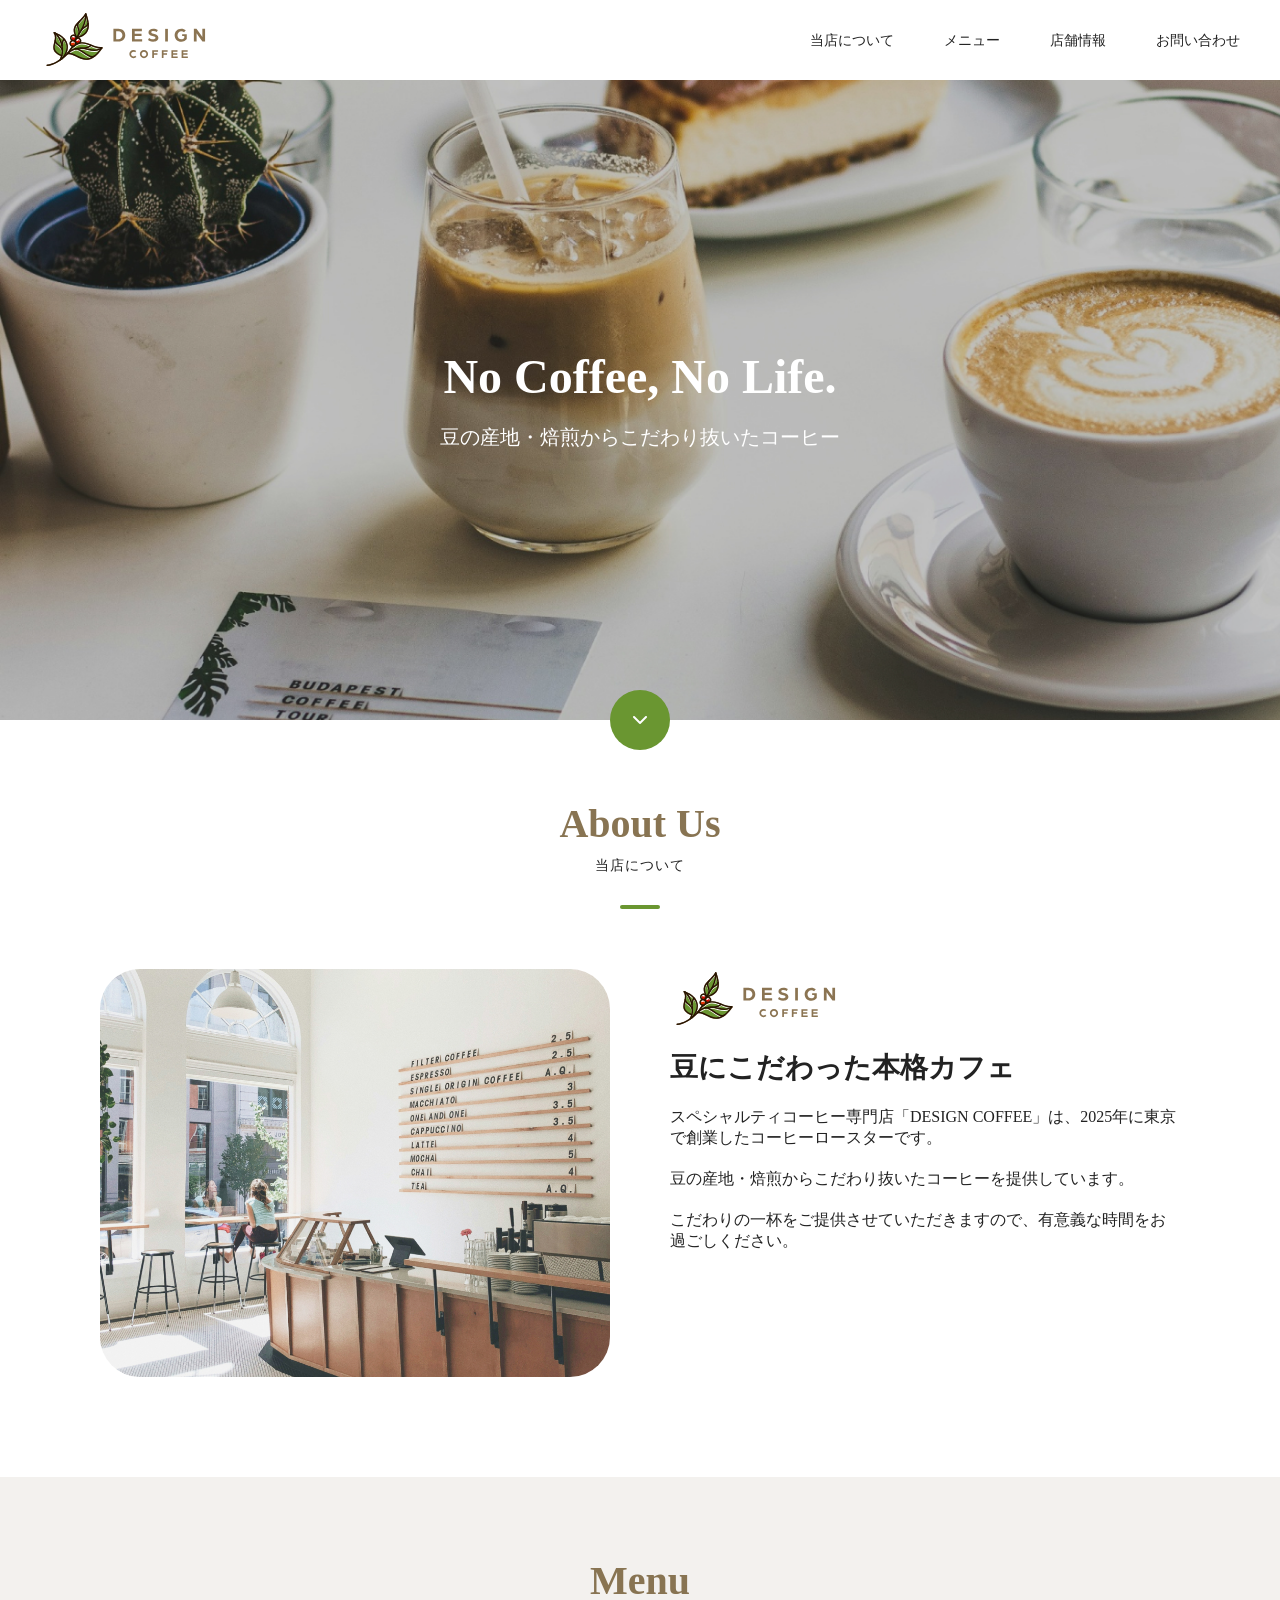
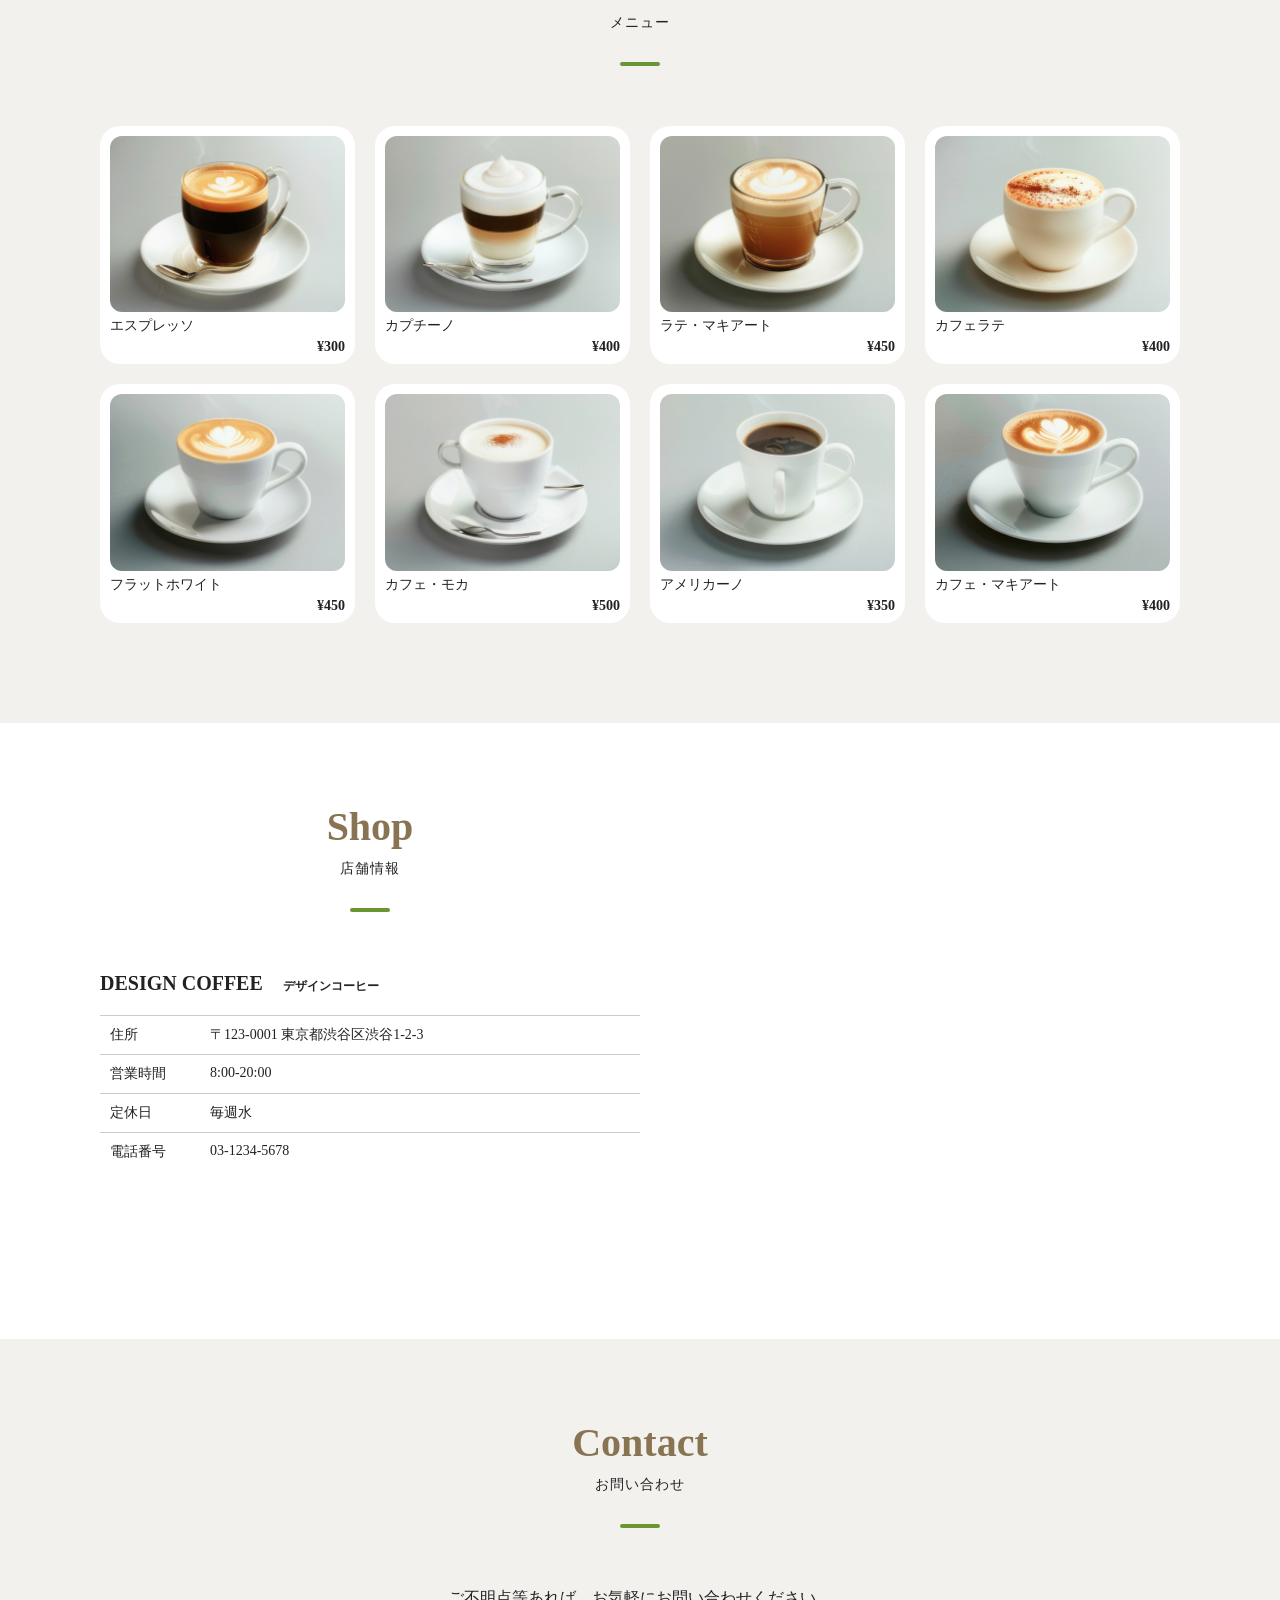
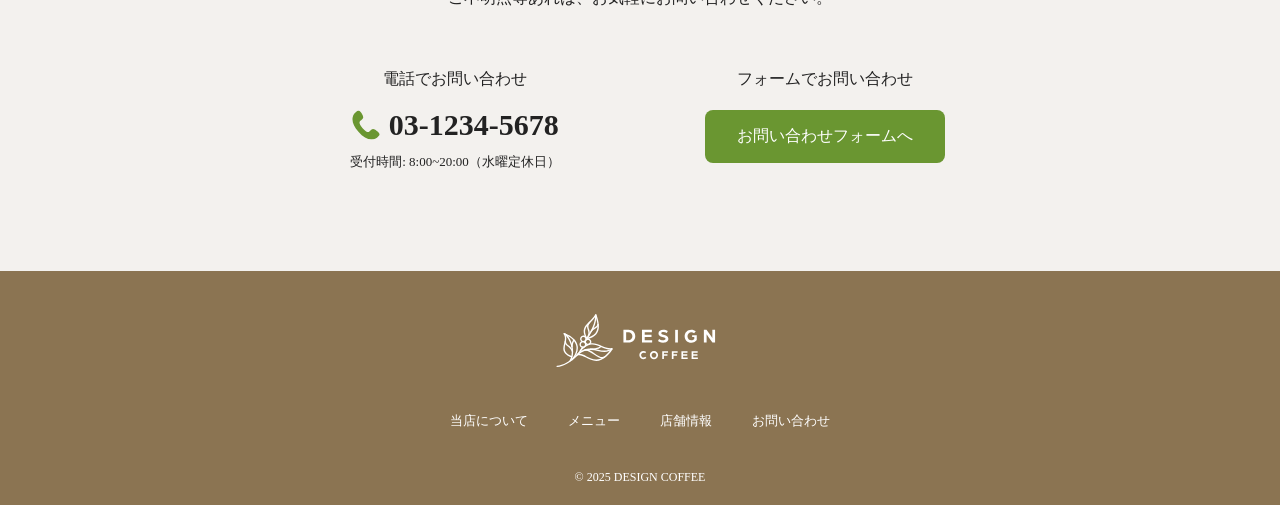
<file: index.html>
<!DOCTYPE html>
<html lang="ja">
<head>
  <meta charset="UTF-8">
  <meta name="viewport" content="width=device-width, initial-scale=1.0">
  <title>Document</title>
  <link rel="preconnect" href="https://fonts.googleapis.com">
  <link rel="preconnect" href="https://fonts.gstatic.com" crossorigin>
  <link href="https://fonts.googleapis.com/css2?family=Montserrat:ital,wght@0,100..900;1,100..900&family=Noto+Sans+JP:wght@100..900&display=swap" rel="stylesheet">
  <link rel="stylesheet" href="css/reset.css">
  <link rel="stylesheet" href="css/style.css">
</head>
<body>
  <!-- ヘッダー -->
  <header>
    <h1>
      <a href="index.html" class="logo">
      <img src="img/logo.svg" alt="DESIGN COFFEEのロゴ">
      </a>
    </h1>
    <nav>
      <ul>
        <li><a href="index.html#about">当店について</a></li>
        <li><a href="index.html#menu">メニュー</a></li>
        <li><a href="index.html#shop">店舗情報</a></li>
        <li><a href="index.html#contact">お問い合わせ</a></li>
      </ul>
    </nav>
  </header>
  <!-- ヒーローセクション -->
  <section class="hero">
    <h2>No Coffee, No Life.</h2>
    <p>豆の産地・焙煎からこだわり抜いたコーヒー</p>
    <a href="#about">
      <img src="img/down.png" alt="下へスクロール">
    </a>
  </section>
  <main>
    <!-- 当店について -->
    <section class="main-section about" id="about">
      <div class="container">
        <div class="heading-group">
          <h2>About Us</h2>
          <span>当店について</span>
        </div>
        <div class="layout">
          <div class="image">
            <img src="img/about-photo.jpg" alt="当店の写真">
          </div>
          <div class="text">
            <img src="img/logo.svg" alt="DESIGN COFFEEのロゴ">
            <h3>豆にこだわった本格カフェ</h3>
            <p>スペシャルティコーヒー専門店「DESIGN COFFEE」は、2025年に東京で創業したコーヒーロースターです。</p>
            <p>豆の産地・焙煎からこだわり抜いたコーヒーを提供しています。</p>
            <p>こだわりの一杯をご提供させていただきますので、有意義な時間をお過ごしください。</p>
          </div>
        </div>
      </div>
    </section>
    <!-- メニュー -->
    <section class="main-section menu" id="menu">
      <div class="container">
        <div class="heading-group">
          <h2>Menu</h2>
          <span>メニュー</span>
        </div>
        <ul class="menu-list">
          <li>
            <div class="menu-card">
              <img src="img/menu-1.jpg" alt="エスプレッソ">
              <p class="name">エスプレッソ</p>
              <p class="price">¥300</p>
            </div>
          </li>
          <li>
            <div class="menu-card">
              <img src="img/menu-2.jpg" alt="カプチーノ">
              <p class="name">カプチーノ</p>
              <p class="price">¥400</p>
            </div>
          </li>
          <li>
            <div class="menu-card">
              <img src="img/menu-3.jpg" alt="ラテ・マキアート">
              <p class="name">ラテ・マキアート</p>
              <p class="price">¥450</p>
            </div>
          </li>
          <li>
            <div class="menu-card">
              <img src="img/menu-4.jpg" alt="カフェラテ">
              <p class="name">カフェラテ</p>
              <p class="price">¥400</p>
            </div>
          </li>
          <li>
            <div class="menu-card">
              <img src="img/menu-5.jpg" alt="フラットホワイト">
              <p class="name">フラットホワイト</p>
              <p class="price">¥450</p>
            </div>
          </li>
          <li>
            <div class="menu-card">
              <img src="img/menu-6.jpg" alt="カフェ・モカ">
              <p class="name">カフェ・モカ</p>
              <p class="price">¥500</p>
            </div>
          </li>
          <li>
            <div class="menu-card">
              <img src="img/menu-7.jpg" alt="アメリカーノ">
              <p class="name">アメリカーノ</p>
              <p class="price">¥350</p>
            </div>
          </li>
          <li>
            <div class="menu-card">
              <img src="img/menu-8.jpg" alt="カフェ・マキアート">
              <p class="name">カフェ・マキアート</p>
              <p class="price">¥400</p>
            </div>
          </li>
        </ul>
      </div>
    </section>
    <!-- 店舗情報 -->
    <section class="main-section shop" id="shop">
      <div class="container">
        <div class="layout">
          <div class="text">
            <div class="heading-group">
              <h2>Shop</h2>
              <span>店舗情報</span>
            </div>
            <h3>
              DESIGN COFFEE
              <span>デザインコーヒー</span>
            </h3>
            <dl>
              <dt>住所</dt>
              <dd>〒123-0001 東京都渋谷区渋谷1-2-3</dd>
              <dt>営業時間</dt>
              <dd>8:00-20:00</dd>
              <dt>定休日</dt>
              <dd>毎週水</dd>
              <dt>電話番号</dt>
              <dd>03-1234-5678</dd>
            </dl>
          </div>
          <div class="map">
            <iframe src="https://www.google.com/maps/embed?pb=!1m16!1m12!1m3!1d3240.8317691426523!2d139.76449183846495!3d35.68114413009579!2m3!1f0!2f0!3f0!3m2!1i1024!2i768!4f13.1!2m1!1z5p2x5Lqs6aeF!5e0!3m2!1sja!2sjp!4v1779074870348!5m2!1sja!2sjp" width="600" height="450" style="border:0;" allowfullscreen="" loading="lazy" referrerpolicy="no-referrer-when-downgrade"></iframe>
          </div>
        </div> 
      </div>
    </section>
    <!-- お問い合わせ -->
    <section class="main-section contact" id="contact">
      <div class="container">
        <div class="heading-group">
          <h2>Contact</h2>
          <span>お問い合わせ</span>
        </div>
        <p>ご不明点等あれば、お気軽にお問い合わせください。</p>
        <div class="layout">
          <div class="tel">
            <p class="label">電話でお問い合わせ</p>
            <a href="tel:0312345678" class="number">
              <img src="img/icon-tel.svg" alt="電話アイコン">
              03-1234-5678
            </a>
            <p class="hour">受付時間: 8:00~20:00（水曜定休日）</p>
          </div>
          <div class="form">
            <p class="label">フォームでお問い合わせ</p>
            <a href="contact.html" class="button">お問い合わせフォームへ</a>
          </div>
        </div>
      </div>
    </section>
  </main>
  <footer>
    <a href="index.html" class="logo">
      <img src="img/logo-white.svg" alt="DESIGN COFFEEのロゴ">
    </a>
    <nav>
      <ul>
        <li>
          <a href="index.html#about">当店について</a>
        </li>
        <li>
          <a href="index.html#menu">メニュー</a>
        </li>
        <li>
          <a href="index.html#shop">店舗情報</a>
        </li>
        <li>
          <a href="index.html#contact">お問い合わせ</a>
        </li>
      </ul>
    </nav>
    <p class="copyright">&copy; 2025 DESIGN COFFEE</p>
  </footer>
</body>
</html>
</file>
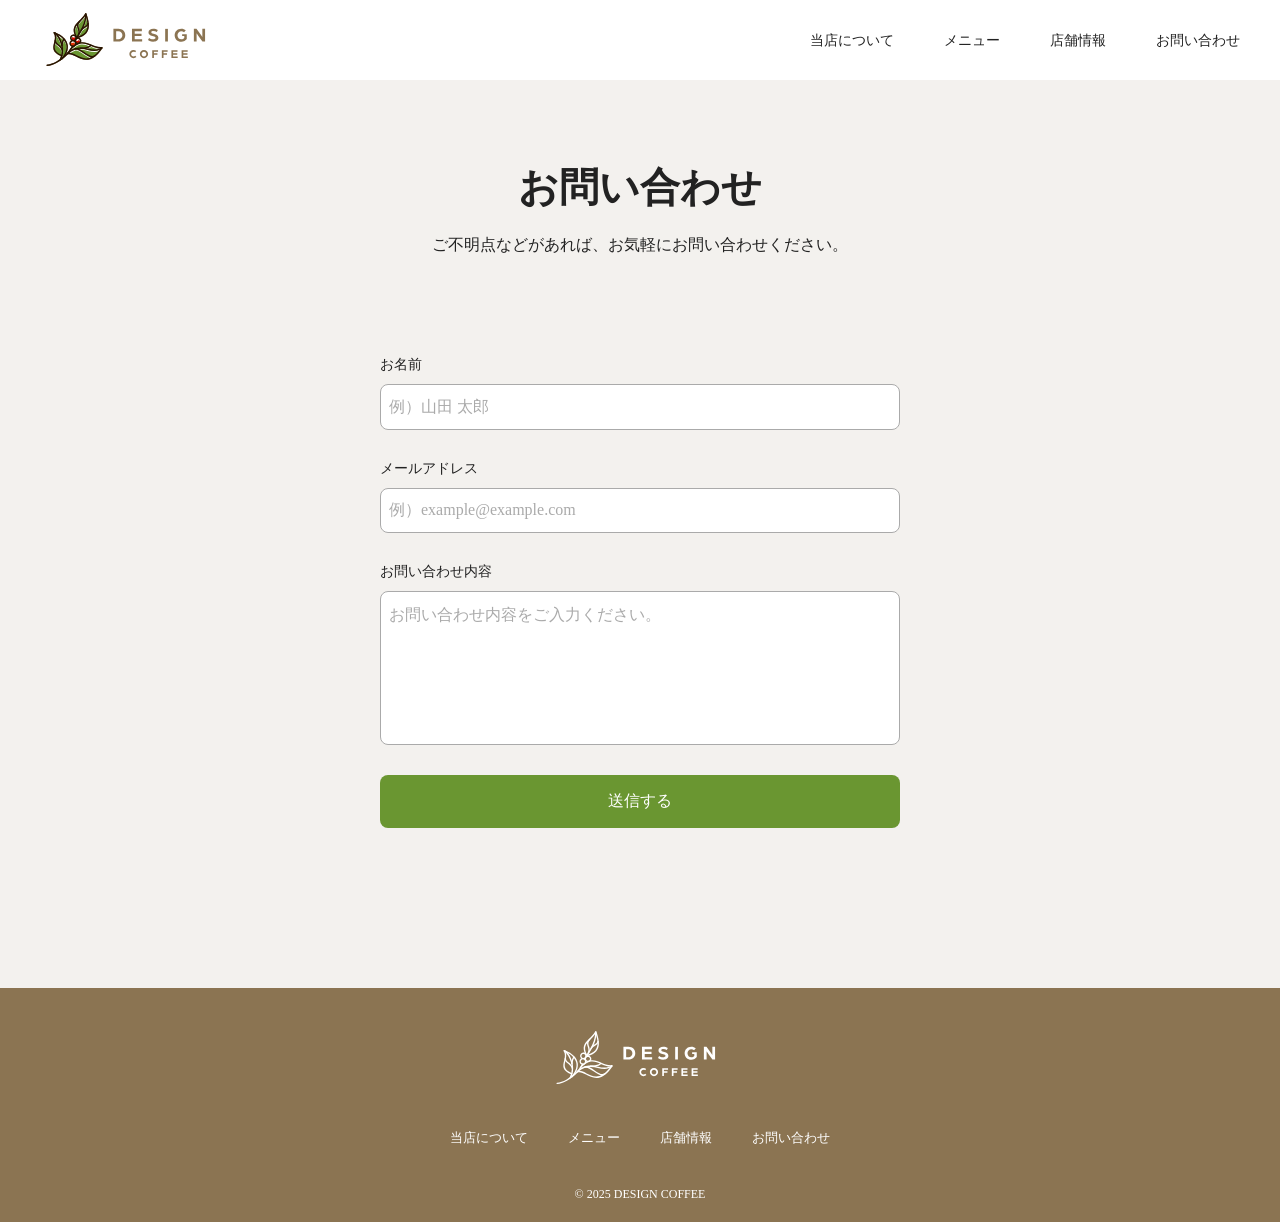
<file: contact.html>
<!DOCTYPE html>
<html lang="ja">
<head>
  <meta charset="UTF-8">
  <meta name="viewport" content="width=device-width, initial-scale=1.0">
  <title>Document</title>
  <link rel="preconnect" href="https://fonts.googleapis.com">
  <link rel="preconnect" href="https://fonts.gstatic.com" crossorigin>
  <link href="https://fonts.googleapis.com/css2?family=Montserrat:ital,wght@0,100..900;1,100..900&family=Noto+Sans+JP:wght@100..900&display=swap" rel="stylesheet">
  <link rel="stylesheet" href="css/reset.css">
  <link rel="stylesheet" href="css/style.css">
</head>
<body>
  <!-- ヘッダー -->
  <header>
    <h1>
      <a href="index.html" class="logo">
      <img src="img/logo.svg" alt="DESIGN COFFEEのロゴ">
      </a>
    </h1>
    <nav>
      <ul>
        <li><a href="index.html#about">当店について</a></li>
        <li><a href="index.html#menu">メニュー</a></li>
        <li><a href="index.html#shop">店舗情報</a></li>
        <li><a href="index.html#contact">お問い合わせ</a></li>
      </ul>
    </nav>
  </header>
  <main class="lower-main">
    <div class="lower-heading-group">
      <h2>お問い合わせ</h2>
      <p>ご不明点などがあれば、お気軽にお問い合わせください。</p>
    </div>
    <form class="form-box" action="https://api.staticforms.dev/submit" method="post">
      <input type="hidden" name="accessKey" value="sf_71a2cb83647687f426f7a177">
      <input type="hidden" name="redirectTo" value="https://www.sus.ac.jp/">
      <div class="form-item">
        <label>お名前</label>
        <input type="text" name="name" placeholder="例）山田 太郎">
      </div>
      <div class="form-item">
        <label>メールアドレス</label>
        <input type="email" name="email" placeholder="例）example@example.com">
      </div>
      <div class="form-item">
        <label>お問い合わせ内容</label>
        <textarea rows="7" name="message" placeholder="お問い合わせ内容をご入力ください。"></textarea>
      </div>
      <div class="form-item">
        <button type="submit">送信する</button>
      </div>
    </form>
  </main>
  <footer>
    <a href="index.html" class="logo">
      <img src="img/logo-white.svg" alt="DESIGN COFFEEのロゴ">
    </a>
    <nav>
      <ul>
        <li>
          <a href="index.html#about">当店について</a>
        </li>
        <li>
          <a href="index.html#menu">メニュー</a>
        </li>
        <li>
          <a href="index.html#shop">店舗情報</a>
        </li>
        <li>
          <a href="index.html#contact">お問い合わせ</a>
        </li>
      </ul>
    </nav>
    <p class="copyright">&copy; 2025 DESIGN COFFEE</p>
  </footer>
</body>
</html>
</file>
<file: css/style.css>
@charset "utf-8";

header {
  padding: 10px 40px;
  display: flex;
  align-items: center;
  justify-content: space-between;
  .logo {
    display: block;
    img {
      display: block;
      height: 60px;
    }
  }
  nav {
    ul {
      display: flex;
      align-items: center;
      gap: 50px;
    }
    a {
      font-size: 14px;
      font-weight: 400;
      &:hover {
        color: #6A9631;
        text-decoration: underline;
      }
    }
  }
}

.hero {
  color: #fff;
  text-align: center;
  height: 640px;
  background-image: url(../img/hero-background.jpg);
  background-size: cover;
  display: flex;
  flex-direction: column;
  align-items: center;
  justify-content: center;
  position: relative;
  h2 {
    font-size: 48px;
    font-weight: 700;
  }
  p {
    font-size: 20px;
    font-weight: 400;
    margin-top: 20px;
  }
  a {
    display: grid;
    place-items: center;
    width: 60px;
    height: 60px;
    background-color: #6A9631;
    border-radius: 50%;
    box-shadow: 0px 12px 20px rgb(0, 0, 0 / 0.1);
    position: absolute;
    left: 50%;
    bottom: 0;
    translate: -50% 50%;
    img {
      width: 24px;
      height: 24px;
    }
  }
}

.container {
  max-width: 1160px;
  margin: 0 auto;
  padding-inline: 40px;
}

main {
  /* 共通セクション */
  .main-section {
    padding: 80px 0 100px;
    /* 見出しグループ */
    .heading-group {
      text-align: center;
      margin: 0 0 60px;
      h2 {
        color: #887452;
        font-size: 40px;
        font-weight: 700;
      }
      span {
        color: #222;
        font-size: 14px;
        font-weight: 400;
        letter-spacing: 0.08em;
        display: block;
        margin-top: 10px;
      }
      &::after {
        content: "";
        display: block;
        width: 40px;
        height: 4px;
        background-color: #6A9631;
        border-radius: 4px;
        margin: 30px auto 0;
      }
    }
  }
}

.about {
  .layout {
    display: grid;
    grid-template-columns: 1fr 1fr;
    align-items: start;
    gap: 60px;
  }
  .image {
    border-radius: 40px;
    overflow: hidden;
    img {
      width: 100%;
      aspect-ratio: 5 / 4;
      object-fit: cover;
    }
  }
  .text {
    img {
      height: 60px;
    }
    h3 {
      font-size: 28px;
      font-weight: 700;
      margin-top: 20px;
    }
    p {
      margin-top: 20px;
    }
  }
}

.menu {
  background-color: #F3F1EE;
}

.menu-list {
  display: grid;
  grid-template-columns: 1fr 1fr 1fr 1fr;
  gap: 20px;
}

.menu-card {
  padding: 10px;
  background-color: #fff;
  border-radius: 20px;
  display: grid;
  gap: 5px;
  img {
    width: 100%;
    aspect-ratio: 4 /3;
    object-fit: cover;
    border-radius: 12px;
  }
  .name {
    font-size: 14px;
  }
  .price {
    font-size: 14px;
    font-weight: 700;
    line-height: 1;
    letter-spacing: 0;
    text-align: right;
  }
}

.shop {
  .layout {
    display: grid;
    grid-template-columns: 1fr 1fr;
  }
  .text {
    h3 {
      text-align: center;
      font-size: 20px;
      font-weight: 700;
      margin: 0 0 20px;
      display: flex;
      align-items: baseline;
      gap: 1em;
      span {
        font-size: 0.6em;
      }
    }
    dl {
      display: grid;
      grid-template-columns: 100px 1fr;
      dt,dd {
        font-size: 14px;
        padding: 10px;
        border-top: 1px solid #ccc;
      }
    }
  }
  .map {
    border-radius: 40px;
    overflow: hidden;
    iframe {
      width: 100%;
      height: auto;
      aspect-ratio: 5/ 4;
    }
  }
}

.contact {
  text-align: center;
  background-color: #F3F1EE;
  .layout {
    display: grid;
    grid-template-columns: 1fr 1fr;
    gap: 40px;
    margin-top: 60px;
    margin-inline: auto;
    max-width: 700px;
  }
  .label {
    margin-bottom: 20px;
  }
  .number {
    font-size: 30px;
    font-weight: 700;
    line-height: 1;
    letter-spacing: 0;
    img {
      width: 1em;
    }
  }
  .hour {
    font-size: 13px;
    display: block;
    margin-top: 1em;
  }
  .button {
    display: inline-block;
    color: #fff;
    background-color: #6A9631;
    padding: 1em 2em;
    border-radius: 8px;
  }
}

footer {
  color: #fff;
  background-color: #8B7452;
  padding: 40px 20px 20px;
  display: grid;
  justify-items: center;
  gap: 40px;
  .logo {
    display: block;
    img {
      display: block;
      height: 60px;
    }
  }
  ul {
    display: flex;
    gap: 40px;
    a {
      font-size: 13px;
    }
  }
  .copyright {
    font-size: 12px;
  }
}

.lower-main {
  padding: 80px 0 100px;
  background-color: #F3F1EE;
}

.lower-heading-group {
  text-align: center;
  display: grid;
  justify-items: center;
  gap: 20px;
  margin:  0 0 40px;
  h2 {
    font-size: 40px;
    font-weight: 700;
  }
}

.form-box {
  max-width: 640px;
  margin: 0 auto;
  border-radius: 20px;
  padding: 60px;
  background-attachment: #fff;
  box-shadow: 0px 24px 40px rgb(0, 0, 0 / 0.08);
}

.form-item {
  display: grid;
  gap: 10px;
  label {
    font-size: 14px;
  }
  + .form-item {
    margin-top: 30px;
  }
  input,
  textarea {
    border: 1px solid #aaa;
    padding: 0.8em 0.5em;
    border-radius: 8px;
    &::placeholder {
      color: #aaa;
    }
  }
  textarea {
    resize: none;
  }
  button {
    font-size: 16px;
    display: inline-block;
    color: #fff;
    background-color: #6A9631;
    border: none;
    padding: 1em 2em;
    border-radius: 8px;
    &:hover {
      background-color: #517521;
    }
  }
}
</file>
